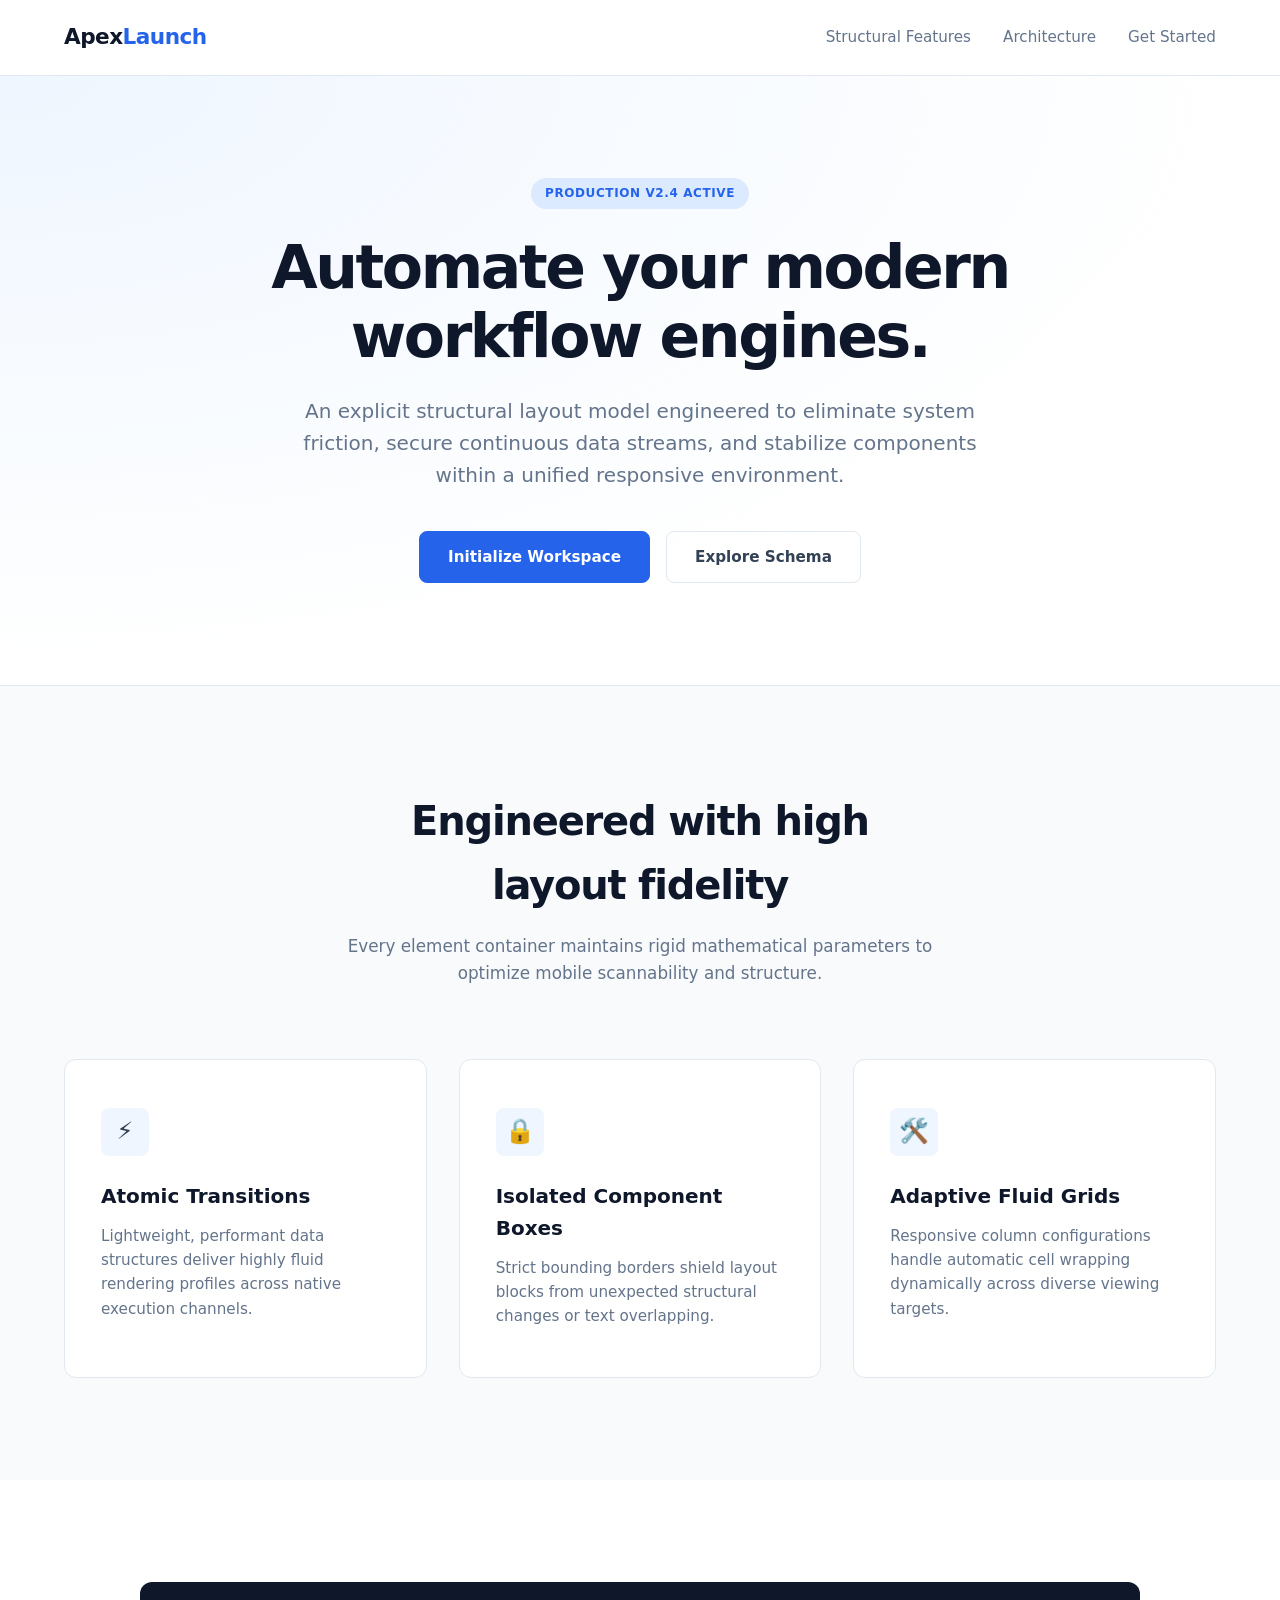
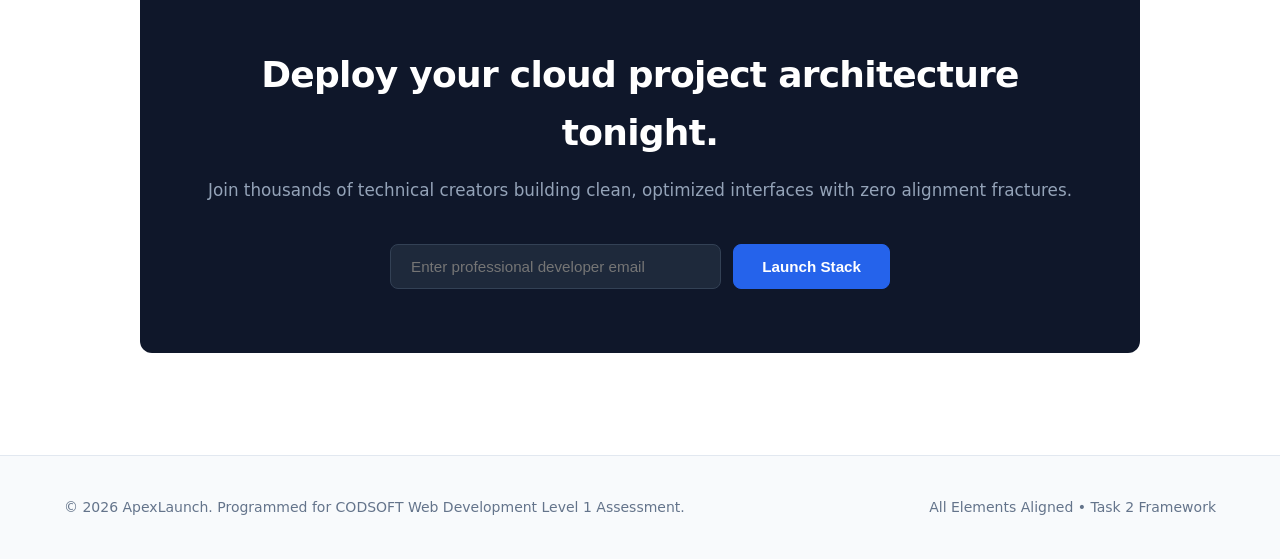
<file: Landing-Page (TASK 2)/index.html>
<!DOCTYPE html>
<html lang="en">
<head>
    <meta charset="UTF-8">
    <meta name="viewport" content="width=device-width, initial-scale=1.0">
    <title>CODSOFT Level 1 Task 2 - High-Fidelity Landing Page</title>
    <link rel="stylesheet" href="style.css">
</head>
<body>

       <header class="app-header">
        <div class="header-container">
            <a href="#" class="brand-logo" aria-label="Corporate Architecture Home">Apex<span>Launch</span></a>
            <nav class="main-nav" aria-label="Main Navigation Directory">
                <ul class="nav-list">
                    <li><a href="#features" class="nav-link">Structural Features</a></li>
                    <li><a href="#grid-block" class="nav-link">Architecture</a></li>
                    <li><a href="#cta" class="nav-link">Get Started</a></li>
                </ul>
            </nav>
        </div>
    </header>

    <main>
               <section class="hero-block">
            <div class="hero-container">
                <span class="badge-element" role="status">Production v2.4 Active</span>
                <h1 class="hero-title">Automate your modern workflow engines.</h1>
                <p class="hero-description">An explicit structural layout model engineered to eliminate system friction, secure continuous data streams, and stabilize components within a unified responsive environment.</p>
                <div class="action-row">
                    <a href="#cta" class="btn btn-solid">Initialize Workspace</a>
                    <a href="#features" class="btn btn-outline">Explore Schema</a>
                </div>
            </div>
        </section>

               <section id="features" class="features-block">
            <div class="section-header">
                <h2 class="section-title">Engineered with high layout fidelity</h2>
                <p class="section-subtitle">Every element container maintains rigid mathematical parameters to optimize mobile scannability and structure.</p>
            </div>
            
            <div id="grid-block" class="grid-layout">
                <article class="feature-card">
                    <div class="icon-box" aria-hidden="true">⚡</div>
                    <h3 class="card-title">Atomic Transitions</h3>
                    <p class="card-body-text">Lightweight, performant data structures deliver highly fluid rendering profiles across native execution channels.</p>
                </article>

                <article class="feature-card">
                    <div class="icon-box" aria-hidden="true">🔒</div>
                    <h3 class="card-title">Isolated Component Boxes</h3>
                    <p class="card-body-text">Strict bounding borders shield layout blocks from unexpected structural changes or text overlapping.</p>
                </article>

                <article class="feature-card">
                    <div class="icon-box" aria-hidden="true">🛠️</div>
                    <h3 class="card-title">Adaptive Fluid Grids</h3>
                    <p class="card-body-text">Responsive column configurations handle automatic cell wrapping dynamically across diverse viewing targets.</p>
                </article>
            </div>
        </section>

                <section id="cta" class="cta-block">
            <div class="cta-box">
                <h2>Deploy your cloud project architecture tonight.</h2>
                <p>Join thousands of technical creators building clean, optimized interfaces with zero alignment fractures.</p>
                <form class="cta-form" onsubmit="event.preventDefault(); alert('Architecture initialized successfully.');">
                    <input type="email" placeholder="Enter professional developer email" aria-label="Professional Email Input" required class="form-input">
                    <button type="submit" class="btn btn-solid">Launch Stack</button>
                </form>
            </div>
        </section>
    </main>

       <footer class="app-footer">
        <div class="footer-container">
            <p class="copyright">&copy; 2026 ApexLaunch. Programmed for CODSOFT Web Development Level 1 Assessment.</p>
            <p class="footer-meta">All Elements Aligned &bull; Task 2 Framework</p>
        </div>
    </footer>

</body>
</html>
</file>
<file: Landing-Page (TASK 2)/style.css>
:root {
    /* Main Structural Colors */
    --clr-bg-primary: #ffffff;      /* 60% Dominant Layout Layer */
    --clr-bg-secondary: #f8fafc;    /* Soft Structural Content Separation */
    --clr-surface-dark: #0f172a;    /* Intense Contrasting Box Elements */
    --clr-text-main: #334155;       /* 30% Refined Body Typographic Target */
    --clr-text-muted: #64748b;      /* Muted Subtitles & Descriptions */
    --clr-accent: #2563eb;          /* 10% Energetic Call-To-Action Element */
    --clr-accent-hover: #1d4ed8;    /* Interactive Transition Variable */
    --clr-border: #e2e8f0;          /* Clean Structural Boundary Line */

       --space-inline-padding: clamp(1rem, 5vw, 8rem);
    --space-block-padding: clamp(3.5rem, 8vw, 7.5rem);
    --radius-standard: 12px;
    --radius-button: 8px;
    
       --transition-smooth: 0.25s cubic-bezier(0.4, 0, 0.2, 1);
}

*, *::before, *::after {
    margin: 0;
    padding: 0;
    box-sizing: border-box;
}

html {
    scroll-behavior: smooth;
    font-size: 16px;
}

body {
    background-color: var(--clr-bg-primary);
    color: var(--clr-text-main);
    font-family: system-ui, -apple-system, BlinkMacSystemFont, 'Segoe UI', Roboto, sans-serif;
    line-height: 1.6;
    overflow-x: hidden;
    -webkit-font-smoothing: antialiased;
}

.app-header {
    background-color: rgba(255, 255, 255, 0.85);
    backdrop-filter: blur(12px);
    border-bottom: 1px solid var(--clr-border);
    position: sticky;
    top: 0;
    z-index: 1000;
}

.header-container {
    max-width: 1280px;
    margin: 0 auto;
    padding: 1.25rem var(--space-inline-padding);
    display: flex;
    justify-content: space-between;
    align-items: center;
}

.brand-logo {
    font-size: 1.35rem;
    font-weight: 800;
    color: var(--clr-surface-dark);
    text-decoration: none;
    letter-spacing: -0.025em;
}

.brand-logo span {
    color: var(--clr-accent);
}

.nav-list {
    display: flex;
    list-style: none;
    gap: 2rem;
}

.nav-link {
    text-decoration: none;
    color: var(--clr-text-muted);
    font-weight: 500;
    font-size: 0.95rem;
    transition: color var(--transition-smooth);
}

.nav-link:hover {
    color: var(--clr-accent);
}

/* Hero Elements & Responsive Alignments */
.hero-block {
    background: radial-gradient(140% 140% at 0% 0%, #eff6ff 0%, var(--clr-bg-primary) 70%);
    padding: var(--space-block-padding) var(--space-inline-padding);
    display: flex;
    justify-content: center;
    align-items: center;
    border-bottom: 1px solid var(--clr-border);
}

.hero-container {
    max-width: 800px;
    text-align: center;
}

.badge-element {
    background-color: #dbeafe;
    color: var(--clr-accent);
    font-size: 0.75rem;
    font-weight: 700;
    text-transform: uppercase;
    letter-spacing: 0.05em;
    padding: 6px 14px;
    border-radius: 100px;
    display: inline-block;
    margin-bottom: 1.5rem;
}

.hero-title {
    font-size: clamp(2.25rem, 5vw, 3.75rem);
    color: var(--clr-surface-dark);
    font-weight: 800;
    letter-spacing: -0.04em;
    line-height: 1.15;
    margin-bottom: 1.5rem;
}

.hero-description {
    font-size: clamp(1.05rem, 2vw, 1.25rem);
    color: var(--clr-text-muted);
    margin-bottom: 2.5rem;
    max-width: 680px;
    margin-left: auto;
    margin-right: auto;
}

.action-row {
    display: flex;
    gap: 1rem;
    justify-content: center;
}

/* Button Component Boxes */
.btn {
    display: inline-flex;
    align-items: center;
    justify-content: center;
    padding: 0.8rem 1.75rem;
    font-size: 0.95rem;
    font-weight: 600;
    border-radius: var(--radius-button);
    text-decoration: none;
    cursor: pointer;
    transition: all var(--transition-smooth);
}

.btn-solid {
    background-color: var(--clr-accent);
    color: var(--clr-bg-primary);
    border: 1px solid var(--clr-accent);
}

.btn-solid:hover {
    background-color: var(--clr-accent-hover);
    border-color: var(--clr-accent-hover);
}

.btn-outline {
    background-color: transparent;
    color: var(--clr-text-main);
    border: 1px solid var(--clr-border);
}

.btn-outline:hover {
    background-color: var(--clr-bg-secondary);
    border-color: var(--clr-text-main);
}

.features-block {
    background-color: var(--clr-bg-secondary);
    padding: var(--space-block-padding) var(--space-inline-padding);
}

.section-header {
    max-width: 600px;
    margin: 0 auto 4.5rem auto;
    text-align: center;
}

.section-title {
    font-size: clamp(1.75rem, 3.5vw, 2.5rem);
    color: var(--clr-surface-dark);
    font-weight: 700;
    letter-spacing: -0.03em;
    margin-bottom: 1rem;
}

.section-subtitle {
    color: var(--clr-text-muted);
    font-size: 1.05rem;
}

/* CSS Grid Engine preventing overlaps dynamically */
.grid-layout {
    max-width: 1200px;
    margin: 0 auto;
    display: grid;
    grid-template-columns: repeat(auto-fit, minmax(300px, 1fr));
    gap: 2rem;
}

.feature-card {
    background-color: var(--clr-bg-primary);
    border: 1px solid var(--clr-border);
    padding: 3rem 2.25rem;
    border-radius: var(--radius-standard);
    transition: transform var(--transition-smooth), box-shadow var(--transition-smooth);
}

.feature-card:hover {
    transform: translateY(-4px);
    box-shadow: 0 12px 30px rgba(15, 23, 42, 0.04);
}

.icon-box {
    width: 48px;
    height: 48px;
    background-color: #eff6ff;
    border-radius: 8px;
    display: flex;
    align-items: center;
    justify-content: center;
    font-size: 1.5rem;
    margin-bottom: 1.5rem;
}

.card-title {
    color: var(--clr-surface-dark);
    font-size: 1.25rem;
    margin-bottom: 0.75rem;
    font-weight: 600;
}

.card-body-text {
    color: var(--clr-text-muted);
    font-size: 0.95rem;
}

/* Call To Action Box Container Layer */
.cta-block {
    padding: var(--space-block-padding) var(--space-inline-padding);
    background-color: var(--clr-bg-primary);
}

.cta-box {
    max-width: 1000px;
    margin: 0 auto;
    background-color: var(--clr-surface-dark);
    color: var(--clr-bg-primary);
    padding: 4rem var(--space-inline-padding);
    border-radius: var(--radius-standard);
    text-align: center;
}

.cta-box h2 {
    font-size: clamp(1.5rem, 3vw, 2.25rem);
    letter-spacing: -0.02em;
    margin-bottom: 1rem;
}

.cta-box p {
    color: #94a3b8;
    margin-bottom: 2.5rem;
    font-size: 1.05rem;
}

.cta-form {
    display: flex;
    justify-content: center;
    gap: 0.75rem;
    max-width: 500px;
    margin: 0 auto;
}

.form-input {
    flex-grow: 1;
    padding: 0.8rem 1.25rem;
    font-size: 0.95rem;
    border-radius: var(--radius-button);
    border: 1px solid #334155;
    background-color: #1e293b;
    color: var(--clr-bg-primary);
    outline: none;
    transition: border-color var(--transition-smooth);
}

.form-input:focus {
    border-color: var(--clr-accent);
}

/* Strict Structural Padding Controls for Footer */
.app-footer {
    background-color: var(--clr-bg-secondary);
    border-top: 1px solid var(--clr-border);
    padding: 2.5rem var(--space-inline-padding);
    font-size: 0.875rem;
    color: var(--clr-text-muted);
}

.footer-container {
    max-width: 1280px;
    margin: 0 auto;
    display: flex;
    justify-content: space-between;
    align-items: center;
    flex-wrap: wrap;
    gap: 1rem;
}


@media (max-width: 640px) {
    .header-container {
        flex-direction: column;
        gap: 1rem;
    }
    
    .nav-list {
        gap: 1.5rem;
    }

    .action-row, .cta-form {
        flex-direction: column;
        width: 100%;
    }
    
    .btn, .form-input {
        width: 100%;
    }

    .footer-container {
        flex-direction: column;
        text-align: center;
    }
}
</file>
